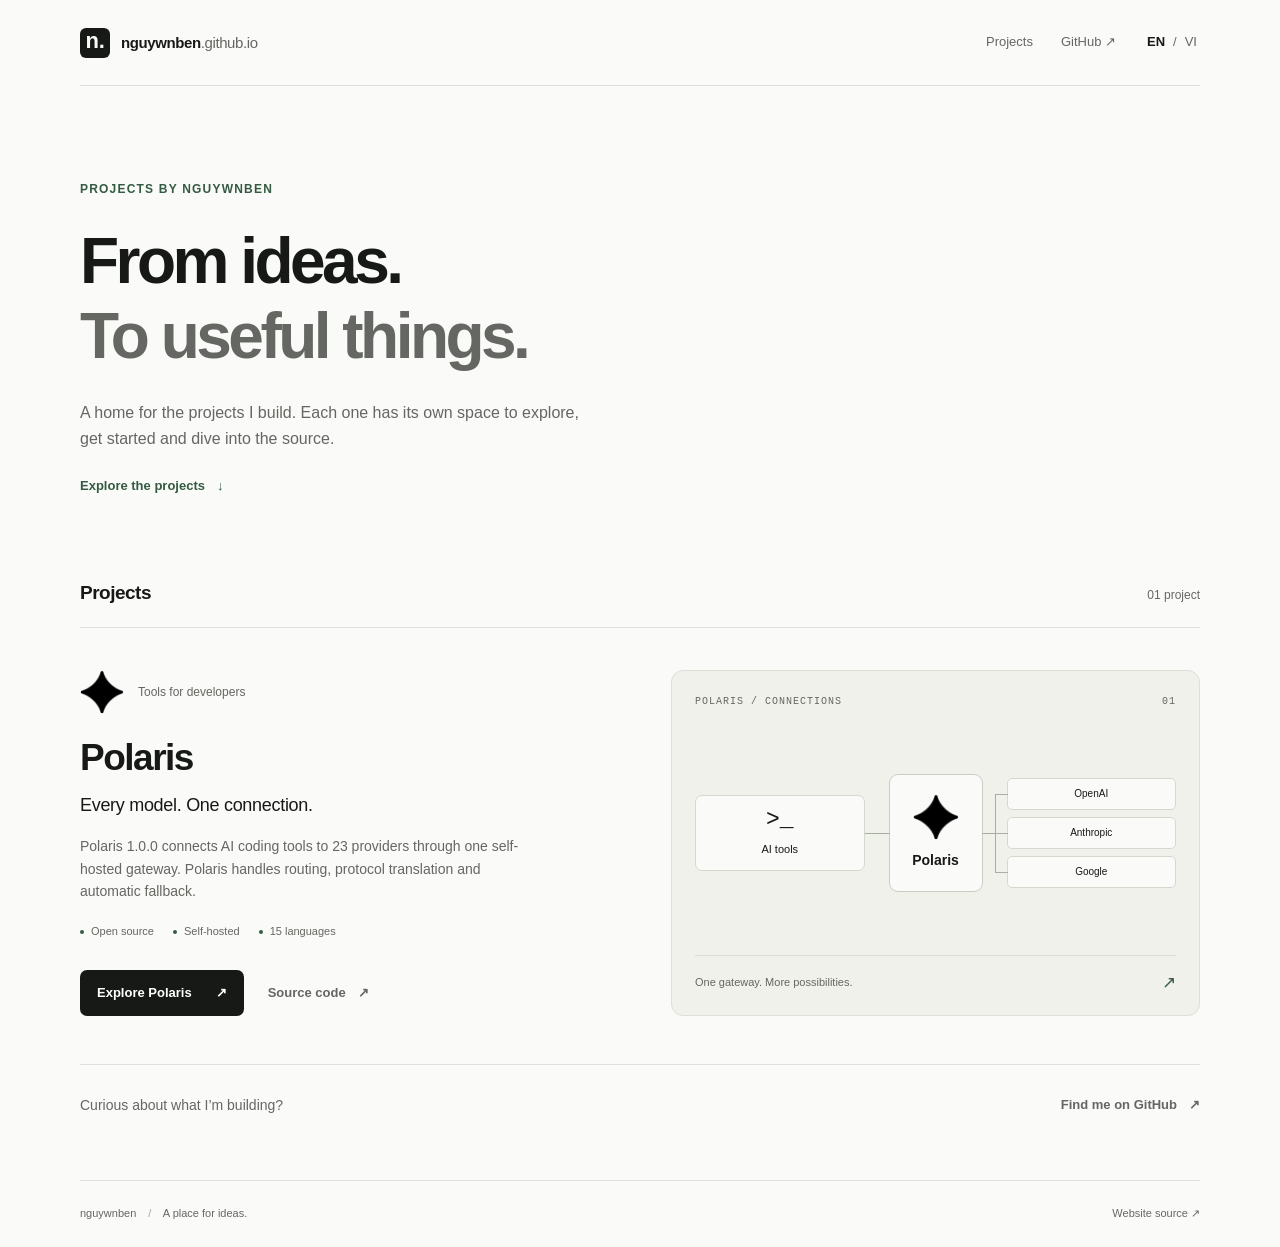
<file: index.html>
<!doctype html>
<html lang="en">
<head>
  <meta charset="utf-8">
  <meta name="viewport" content="width=device-width, initial-scale=1">
  <meta name="description" content="Explore projects by nguywnben. Each project has its own space for features, documentation and source code.">
  <meta name="theme-color" content="#fafaf8">
  <title>Projects — nguywnben</title>
  <link rel="canonical" href="https://nguywnben.github.io/">
  <link rel="icon" type="image/svg+xml" href="./assets/home/favicon.svg">
  <link rel="stylesheet" href="./home.css">
  <script type="module" src="./home.js"></script>
</head>
<body>
  <a class="skip-link" href="#main" data-i18n="skip">Skip to content</a>
  <header class="site-header wrap">
    <a class="wordmark" href="./" aria-label="nguywnben — Home" data-i18n-label="home"><span class="monogram" aria-hidden="true">n.</span>nguywnben<span class="domain">.github.io</span></a>
    <nav aria-label="Main navigation" data-i18n-label="navigation">
      <a class="projects-nav" href="#projects" data-i18n="projects">Projects</a>
      <a href="https://github.com/nguywnben" target="_blank" rel="noopener noreferrer">GitHub <span aria-hidden="true">↗</span></a>
      <div class="language-switch" role="group" aria-label="Language" data-i18n-label="language" hidden><button type="button" data-language="en" lang="en" aria-label="English" aria-pressed="true">EN</button><span aria-hidden="true">/</span><button type="button" data-language="vi" lang="vi" aria-label="Tiếng Việt" aria-pressed="false">VI</button></div>
    </nav>
  </header>
  <main id="main" class="wrap">
    <section class="intro" aria-labelledby="intro-title">
      <p class="eyebrow" data-i18n="eyebrow">Projects by nguywnben</p>
      <h1 id="intro-title"><span data-i18n="hero1">From ideas.</span><br><span data-i18n="hero2">To useful things.</span></h1>
      <p class="intro-copy" data-i18n="intro">A home for the projects I build. Each one has its own space to explore, get started and dive into the source.</p>
      <a class="inline-link" href="#projects"><span data-i18n="explore">Explore the projects</span> <span aria-hidden="true">↓</span></a>
    </section>

    <section class="projects" id="projects" aria-labelledby="projects-title">
      <div class="section-heading"><h2 id="projects-title" data-i18n="projects">Projects</h2><span data-i18n="count">01 project</span></div>
      <article class="project" aria-labelledby="polaris-title">
        <div class="project-copy">
          <div class="project-identity"><img src="./polaris/assets/logo.png" width="44" height="44" alt=""><span class="project-category" data-i18n="category">Tools for developers</span></div>
          <h3 id="polaris-title"><a href="./polaris/?lang=en" data-project-link>Polaris</a></h3>
          <p class="project-tagline" data-i18n="tagline">Every model. One connection.</p>
          <p class="project-description" data-i18n="description">Polaris 1.0.0 connects AI coding tools to 23 providers through one self-hosted gateway. Polaris handles routing, protocol translation and automatic fallback.</p>
          <ul class="project-tags" aria-label="Polaris highlights" data-i18n-label="highlights"><li data-i18n="open">Open source</li><li data-i18n="selfHosted">Self-hosted</li><li data-i18n="languages">15 languages</li></ul>
          <div class="project-actions">
            <a class="button" href="./polaris/?lang=en" data-project-link><span data-i18n="discover">Explore Polaris</span> <span aria-hidden="true">↗</span></a>
            <a class="inline-link" href="https://github.com/nguywnben/polaris" target="_blank" rel="noopener noreferrer"><span data-i18n="source">Source code</span> <span aria-hidden="true">↗</span></a>
          </div>
        </div>
        <div class="project-visual" role="img" aria-label="Polaris connects AI tools to OpenAI, Anthropic and Google." data-i18n-label="diagram">
          <div class="visual-top" aria-hidden="true"><span data-i18n="diagramTitle">POLARIS / CONNECTIONS</span><span>01</span></div>
          <div class="connection" aria-hidden="true">
            <div class="client-node"><span class="code-symbol">&gt;_</span><span data-i18n="tools">AI tools</span></div>
            <div class="gateway-node"><img src="./polaris/assets/logo.png" alt="" width="46" height="46"><strong>Polaris</strong></div>
            <div class="provider-nodes"><span>OpenAI</span><span>Anthropic</span><span>Google</span></div>
          </div>
          <div class="visual-bottom" aria-hidden="true"><span data-i18n="diagramNote">One gateway. More possibilities.</span><span>↗</span></div>
        </div>
      </article>
    </section>
    <aside class="follow"><p data-i18n="follow">Curious about what I’m building?</p><a class="inline-link" href="https://github.com/nguywnben?tab=repositories" target="_blank" rel="noopener noreferrer"><span data-i18n="visitGithub">Find me on GitHub</span> <span aria-hidden="true">↗</span></a></aside>
  </main>
  <footer class="site-footer wrap"><span>nguywnben <span class="footer-separator">/</span> <span data-i18n="footer">A place for ideas.</span></span><a href="https://github.com/nguywnben/nguywnben.github.io" target="_blank" rel="noopener noreferrer"><span data-i18n="websiteSource">Website source</span> <span aria-hidden="true">↗</span></a></footer>
</body>
</html>
</file>
<file: home.css>
:root {
  color-scheme: light;
  --background: #fafaf8;
  --text: #171917;
  --secondary: #656762;
  --line: #dedfd9;
  --accent: #345b42;
  font-family: "Segoe UI", Arial, sans-serif;
  color: var(--text);
  background: var(--background);
}
* { box-sizing: border-box; }
html { scroll-behavior: smooth; scroll-padding-top: 32px; }
body { margin: 0; line-height: 1.6; -webkit-font-smoothing: antialiased; }
a { color: inherit; text-decoration: none; }
a:focus-visible, button:focus-visible { outline: 2px solid var(--accent); outline-offset: 6px; border-radius: 3px; }
[hidden] { display: none !important; }
h1, h2, h3, p { margin: 0; }
.wrap { width: min(1120px, calc(100% - 80px)); margin-inline: auto; }
.skip-link { position: fixed; top: 10px; left: 10px; padding: 10px 16px; background: var(--text); color: white; transform: translateY(-160%); z-index: 10; }
.skip-link:focus { transform: translateY(0); }
.site-header { min-height: 86px; display: flex; align-items: center; justify-content: space-between; gap: 20px; border-bottom: 1px solid var(--line); }
.wordmark { display: flex; align-items: center; font-size: 15px; font-weight: 600; letter-spacing: -.4px; }
.monogram { width: 30px; height: 30px; display: grid; place-items: center; margin-right: 11px; background: var(--text); color: var(--background); border-radius: 6px; font-size: 22px; line-height: 1; padding-bottom: 4px; }
.domain { color: var(--secondary); font-weight: 400; }
nav { display: flex; align-items: center; gap: 28px; font-size: 13px; color: var(--secondary); }
.language-switch { display: flex; align-items: center; gap: 5px; }
.language-switch button { border: 0; padding: 8px 3px; background: transparent; color: var(--secondary); font: inherit; cursor: pointer; }
.language-switch button[aria-pressed=true] { color: var(--text); font-weight: 700; }
nav a, .site-footer a, .inline-link { transition: color .16s ease; }
.intro { padding: 94px 0 80px; }
.eyebrow { font-size: 12px; color: var(--accent); font-weight: 600; letter-spacing: 1.2px; text-transform: uppercase; margin-bottom: 25px; }
h1 { font-size: clamp(38px, 5vw, 66px); line-height: 1.17; letter-spacing: -.055em; font-weight: 600; }
h1 span:last-child { color: var(--secondary); }
.intro-copy { max-width: 525px; margin-top: 26px; color: var(--secondary); font-size: 16px; }
.inline-link { display: inline-flex; align-items: center; gap: 12px; font-size: 13px; font-weight: 600; color: var(--secondary); }
.intro > .inline-link { margin-top: 25px; color: var(--accent); }
.section-heading { display: flex; align-items: baseline; justify-content: space-between; padding-bottom: 19px; border-bottom: 1px solid var(--line); }
.section-heading h2 { font-size: 19px; letter-spacing: -.5px; font-weight: 600; }
.section-heading > span { color: var(--secondary); font-size: 12px; font-variant-numeric: tabular-nums; }
.project { display: grid; grid-template-columns: 1fr 1fr; gap: 62px; padding: 42px 0 48px; }
.project-identity { display: flex; align-items: center; gap: 14px; margin-bottom: 22px; }
.project-identity img { mix-blend-mode: multiply; }
.project-category { color: var(--secondary); font-size: 12px; }
.project h3 { font-size: 37px; font-weight: 600; letter-spacing: -1.5px; line-height: 1.2; }
.project-tagline { margin-top: 10px; font-size: 18px; letter-spacing: -.3px; }
.project-description { margin-top: 16px; font-size: 14px; color: var(--secondary); max-width: 450px; }
.project-tags { list-style: none; display: flex; flex-wrap: wrap; gap: 8px 19px; padding: 0; margin: 21px 0 0; color: var(--secondary); font-size: 11px; }
.project-tags li { display: flex; align-items: center; gap: 7px; }
.project-tags li::before { content: ""; width: 4px; height: 4px; border-radius: 50%; background: var(--accent); }
.project-actions { display: flex; align-items: center; flex-wrap: wrap; gap: 24px; margin-top: 29px; }
.button { display: inline-flex; align-items: center; justify-content: center; gap: 24px; padding: 12px 17px; min-height: 46px; background: var(--text); color: white; border-radius: 7px; font-size: 13px; font-weight: 600; transition: background-color .16s ease; }
.project-visual { min-width: 0; min-height: 325px; align-self: stretch; border: 1px solid var(--line); border-radius: 12px; background: #f0f1eb; padding: 23px; display: flex; flex-direction: column; justify-content: space-between; }
.visual-top, .visual-bottom { display: flex; justify-content: space-between; gap: 10px; color: var(--secondary); font-size: 10px; }
.visual-top { font-family: ui-monospace, Consolas, monospace; letter-spacing: 1px; }
.visual-bottom { font-size: 11px; padding-top: 18px; border-top: 1px solid #d8dcd2; }
.visual-bottom > span:last-child { color: var(--accent); font-size: 17px; line-height: 1; }
.connection { --wire-gap: 24px; --wire-color: #a6afa0; display: grid; grid-template-columns: minmax(0,1fr) 94px minmax(0,1fr); gap: var(--wire-gap); align-items: center; margin-block: 32px; }
.client-node { display: flex; align-items: center; justify-content: center; flex-direction: column; gap: 8px; min-height: 76px; padding: 8px 3px; border: 1px solid #d4d9ce; border-radius: 7px; background: var(--background); font-size: 11px; text-align: center; }
.code-symbol { font: 23px ui-monospace, Consolas, monospace; }
.gateway-node { position: relative; display: flex; flex-direction: column; align-items: center; justify-content: center; gap: 9px; min-height: 118px; border: 1px solid #c9cec3; border-radius: 9px; background: var(--background); }
.gateway-node strong { font-size: 14px; font-weight: 600; }
.gateway-node img { mix-blend-mode: multiply; }
.gateway-node::before, .gateway-node::after, .provider-nodes span::before { content: ""; position: absolute; top: 50%; height: 1px; background: var(--wire-color); }
.gateway-node::before { right: 100%; width: calc(var(--wire-gap) + 1px); }
.gateway-node::after { left: 100%; width: calc(var(--wire-gap) / 2 + 1px); }
.provider-nodes { position: relative; display: grid; gap: 7px; }
.provider-nodes::before { content: ""; position: absolute; left: calc(var(--wire-gap) / -2); top: 16px; bottom: 16px; width: 1px; background: var(--wire-color); }
.provider-nodes span { position: relative; height: 32px; padding: 7px 3px; line-height: 16px; background: #fafaf8; border: 1px solid #d4d9ce; border-radius: 5px; text-align: center; font-size: 10px; }
.provider-nodes span::before { right: 100%; width: calc(var(--wire-gap) / 2 + 1px); }
.follow { border-top: 1px solid var(--line); padding: 29px 0 64px; display: flex; justify-content: space-between; align-items: center; gap: 20px; }
.follow p { color: var(--secondary); font-size: 14px; }
.site-footer { display: flex; justify-content: space-between; align-items: center; gap: 20px; padding-block: 24px; border-top: 1px solid var(--line); color: var(--secondary); font-size: 11px; }
.footer-separator { padding-inline: 9px; color: #a1a49b; }
@media (hover: hover) {
  nav a:hover, .language-switch button:hover, .site-footer a:hover, .inline-link:hover { color: var(--text); }
  .button:hover { background: #2f2f2f; }
  .project h3 a:hover { color: var(--accent); }
}
@media (max-width: 900px) {
  .project { gap: 30px; }
  .project-visual { padding: 18px; }
  .connection { --wire-gap: 18px; grid-template-columns: minmax(0,1fr) 76px minmax(0,1fr); }
  .domain { display: none; }
}
@media (max-width: 680px) {
  .wrap { width: calc(100% - 40px); }
  .site-header { min-height: 72px; }
  nav { gap: 18px; font-size: 12px; }
  .intro { padding: 60px 0; }
  .eyebrow { font-size: 10px; letter-spacing: .8px; }
  .intro-copy { font-size: 15px; }
  .project { grid-template-columns: 1fr; padding-top: 30px; }
  .project-visual { min-height: 270px; padding: 22px; }
  .connection { --wire-gap: 18px; grid-template-columns: minmax(0,1fr) 76px minmax(0,1fr); }
  .project-description { max-width: none; }
  .follow { align-items: start; flex-direction: column; gap: 10px; padding-bottom: 42px; }
  .site-footer { align-items: start; flex-direction: column; gap: 10px; }
}
@media (max-width: 540px) {
  .projects-nav { display: none; }
  nav { gap: 12px; }
  .site-header { gap: 10px; }
  .project-visual { padding-inline: 16px; }
}
@media (prefers-reduced-motion: reduce) {
  html { scroll-behavior: auto; }
  *, *::before, *::after { transition: none !important; }
}
</file>
